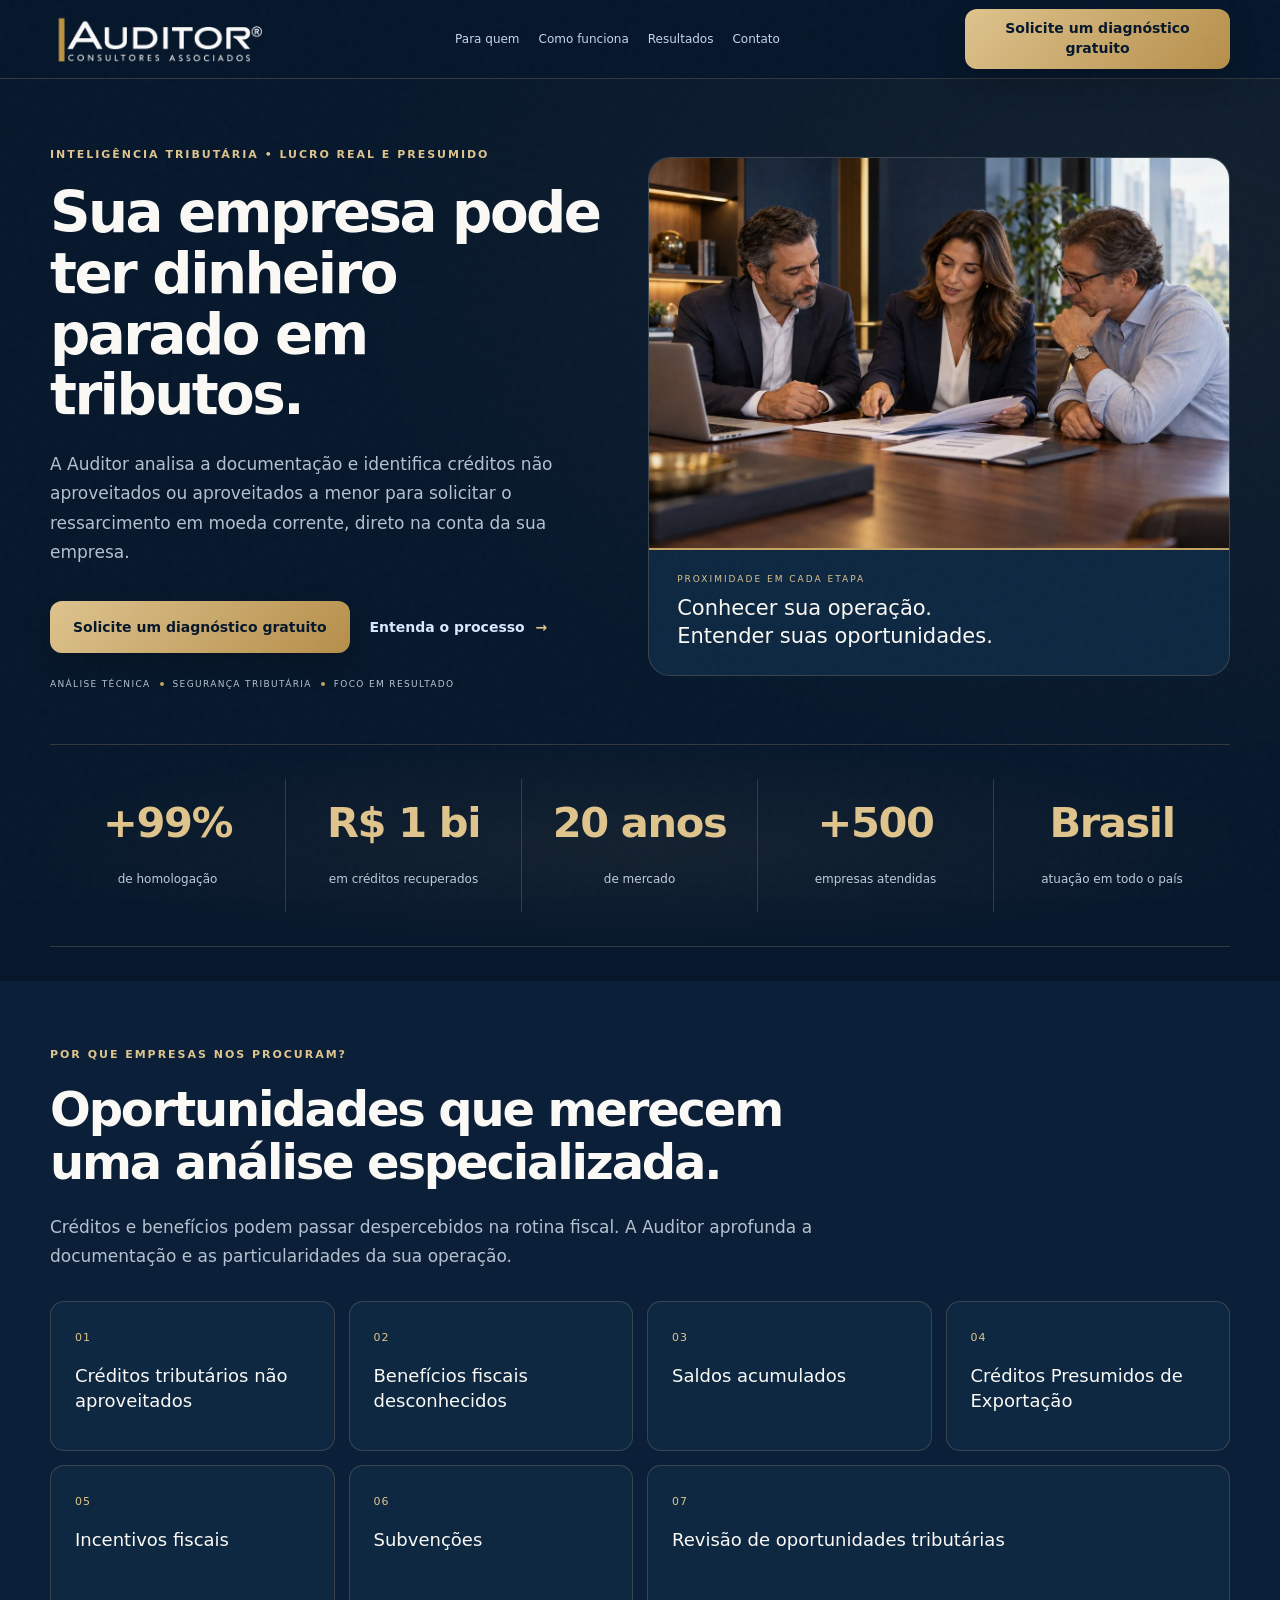
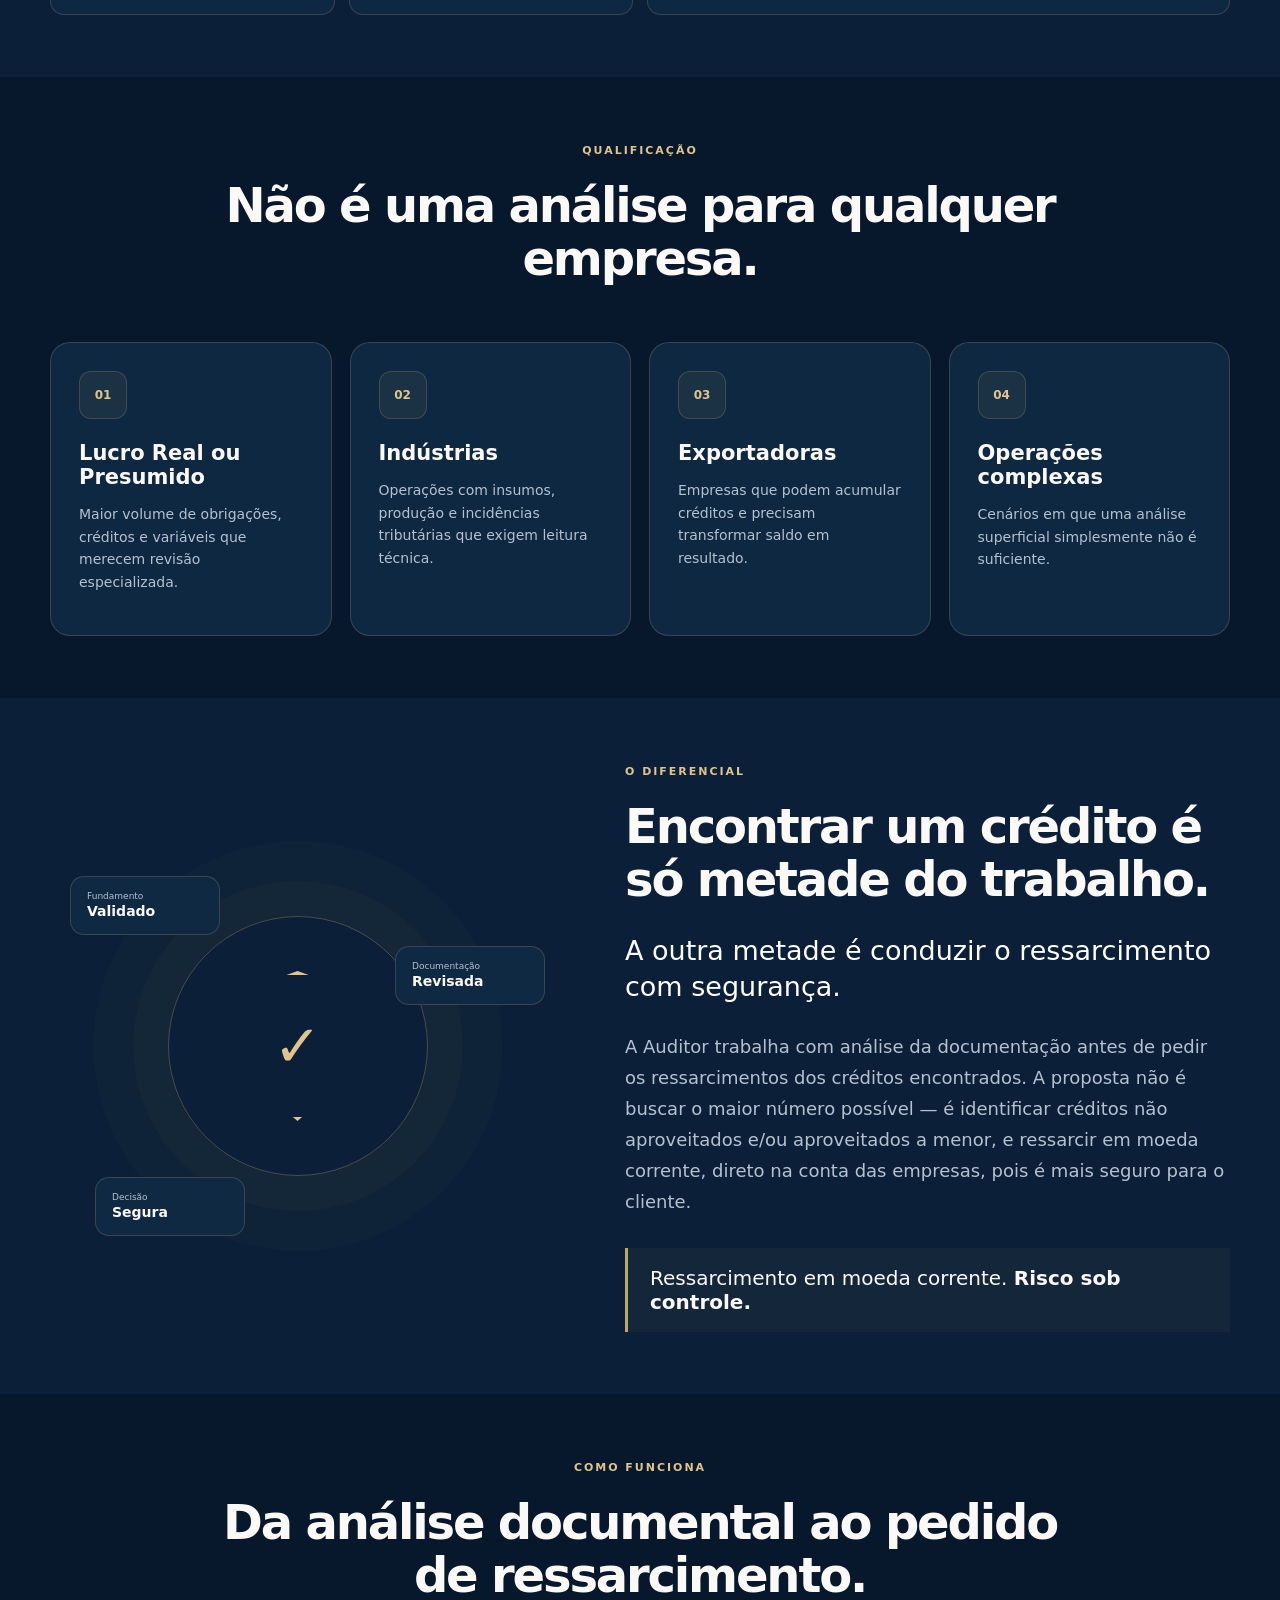
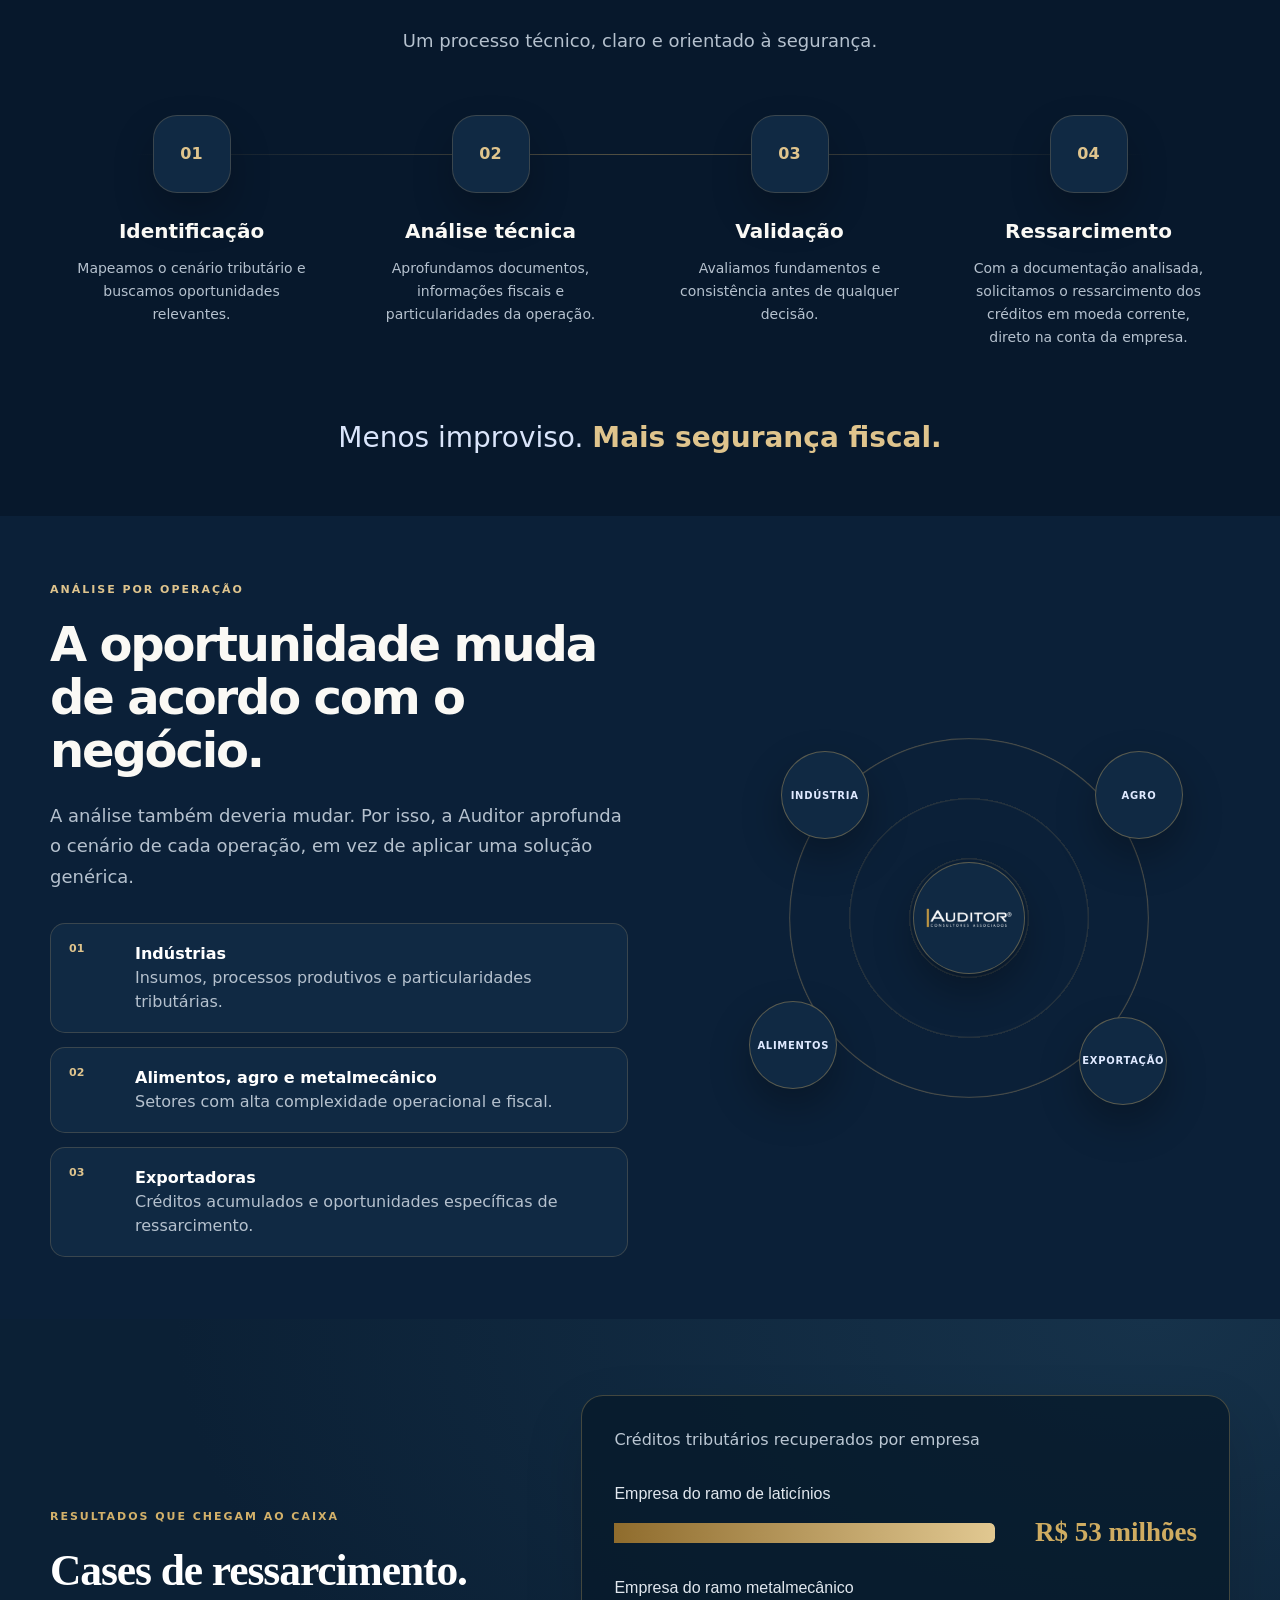
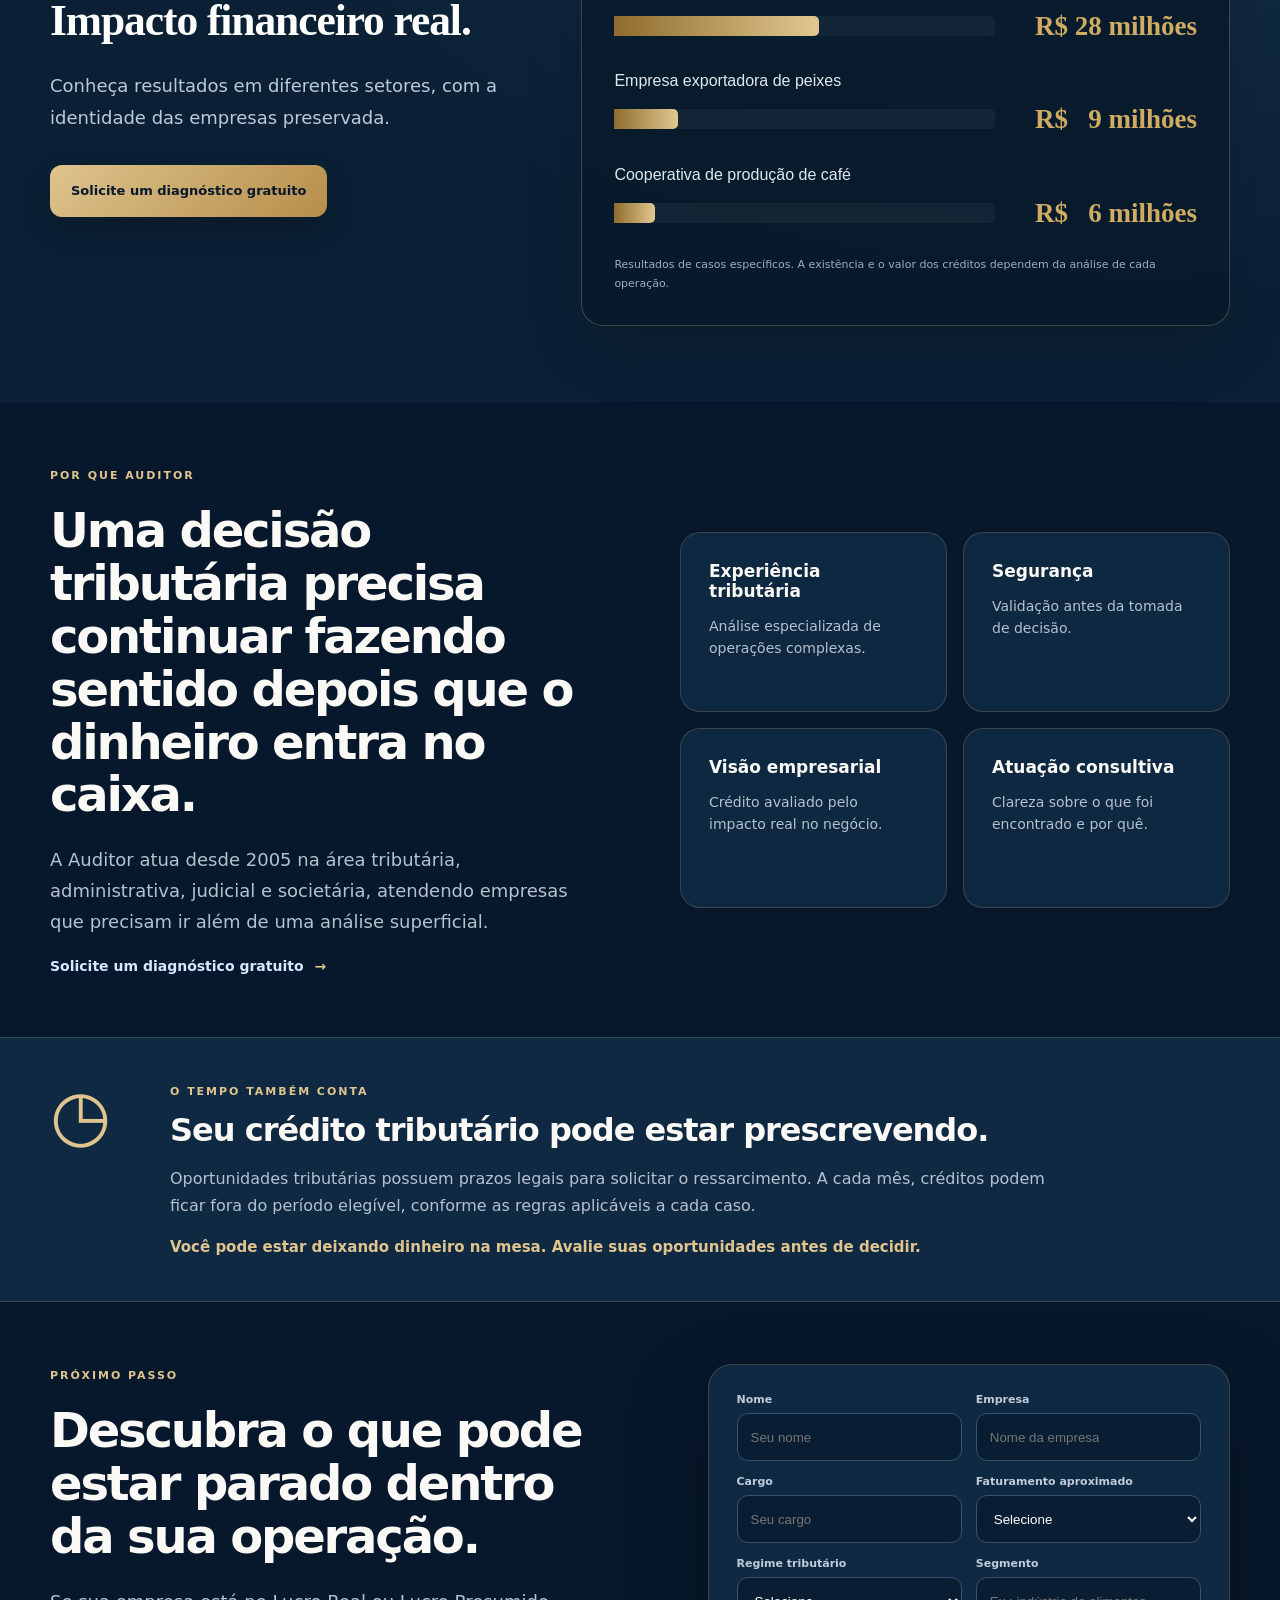
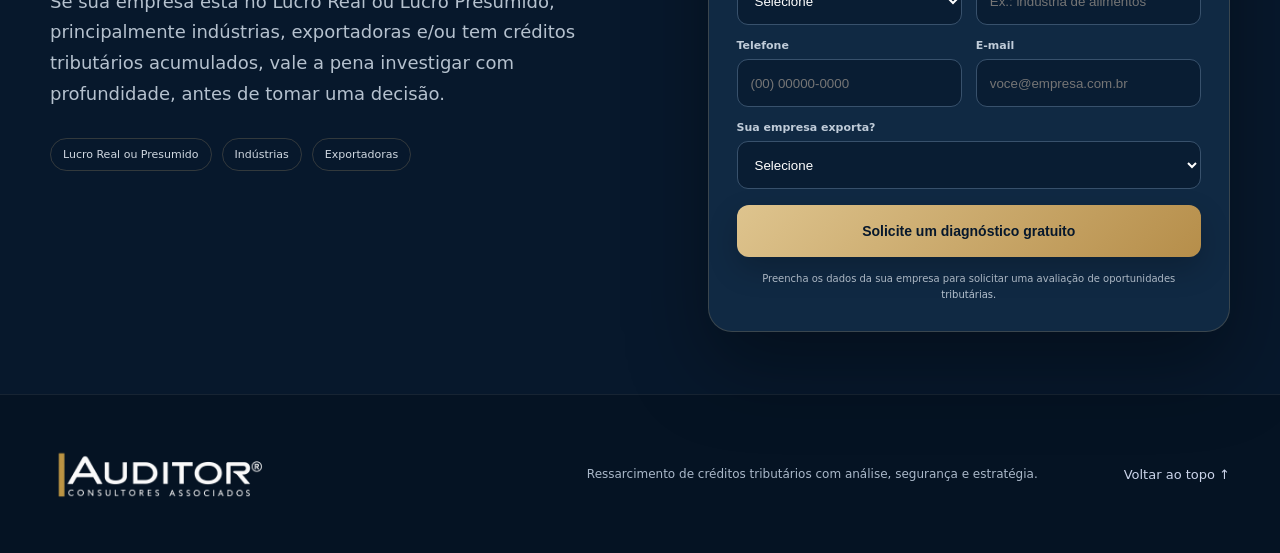
<file: index.html>
<!doctype html>
<html lang="pt-BR">
<head>
  <!-- Google Tag Manager: GTM-5BCJG4X7 -->
  <script>(function(w,d,s,l,i){w[l]=w[l]||[];w[l].push({'gtm.start':
  new Date().getTime(),event:'gtm.js'});var f=d.getElementsByTagName(s)[0],
  j=d.createElement(s),dl=l!='dataLayer'?'&l='+l:'';j.async=true;j.src=
  'https://www.googletagmanager.com/gtm.js?id='+i+dl;f.parentNode.insertBefore(j,f);
  })(window,document,'script','dataLayer','GTM-5BCJG4X7');</script>
  <!-- End Google Tag Manager -->
  <meta charset="utf-8" />
  <meta name="viewport" content="width=device-width, initial-scale=1" />
  <title>Ressarcimento de Créditos Tributários | Auditor</title>
  <meta name="description" content="Recupere créditos tributários com análise técnica e segurança. A Auditor atua desde 2005 com empresas do Lucro Real e Presumido, indústrias e exportadoras." />
  <meta name="theme-color" content="#07182c" />
  <meta property="og:type" content="website" />
  <meta property="og:locale" content="pt_BR" />
  <meta property="og:site_name" content="Auditor" />
  <meta property="og:title" content="Ressarcimento de Créditos Tributários | Auditor" />
  <meta property="og:description" content="Recupere créditos tributários com análise técnica e segurança. A Auditor atua desde 2005 com empresas do Lucro Real e Presumido, indústrias e exportadoras." />
  <meta name="twitter:card" content="summary" />
  <!-- Adicionar canonical, og:url, og:image e sitemap quando houver URL pública definitiva. -->
  <link rel="preload" href="images/reuniao-analise-tributaria.webp" as="image" type="image/webp" fetchpriority="high" />
  <link rel="stylesheet" href="css/styles.css" />
  <script src="js/main.js" defer></script>
  <script type="application/ld+json">{"@context":"https://schema.org","@type":"Service","name":"Análise e ressarcimento de créditos tributários","description":"Análise documental, identificação e solicitação de ressarcimento de créditos tributários para empresas.","areaServed":{"@type":"Country","name":"Brasil"},"provider":{"@type":"Organization","name":"Auditor Consultores Associados","foundingDate":"2005"}}</script>
</head>
<body>
  <!-- Google Tag Manager (noscript) -->
  <noscript><iframe src="https://www.googletagmanager.com/ns.html?id=GTM-5BCJG4X7"
  height="0" width="0" style="display:none;visibility:hidden" title="Google Tag Manager"></iframe></noscript>
  <!-- End Google Tag Manager (noscript) -->
  <a class="skip-link" href="#top">Ir para o conteúdo</a>
  <div class="grain" aria-hidden="true"></div>
  <header class="nav-wrap">
    <nav class="nav container">
      <a class="brand" href="#top" aria-label="Auditor - início">
        <img class="auditor-logo-image" src="images/auditor-logo.webp" decoding="async" alt="Auditor Consultores Associados" width="960" height="320">
      </a>
      <button class="nav-toggle" type="button" aria-controls="nav-links" aria-expanded="false" aria-label="Abrir menu"><span></span><span></span><span></span></button>
      <div class="nav-links" id="nav-links" data-open="false">
        <a href="#para-quem">Para quem</a>
        <a href="#metodo">Como funciona</a>
        <a href="#cases">Resultados</a>
        <a href="#contato">Contato</a>
      </div>
      <a class="btn btn-sm" href="#contato">Solicite um diagnóstico gratuito</a>
    </nav>
  </header>

  <main id="top" tabindex="-1">
    <section class="hero section-space">
      <div class="orb orb-a"></div>
      <div class="orb orb-b"></div>
      <div class="container hero-grid">
        <div class="hero-copy reveal">
          <span class="eyebrow">INTELIGÊNCIA TRIBUTÁRIA • LUCRO REAL E PRESUMIDO</span>
          <h1>Sua empresa pode ter dinheiro parado em tributos.</h1>
          <p class="hero-lead">A Auditor analisa a documentação e identifica créditos não aproveitados ou aproveitados a menor para solicitar o ressarcimento em moeda corrente, direto na conta da sua empresa.</p>
          <div class="hero-actions">
            <a class="btn" href="#contato">Solicite um diagnóstico gratuito</a>
            <a class="text-link" href="#metodo">Entenda o processo <span>→</span></a>
          </div>
          <div class="micro-proof">
            <span>ANÁLISE TÉCNICA</span><i></i><span>SEGURANÇA TRIBUTÁRIA</span><i></i><span>FOCO EM RESULTADO</span>
          </div>
        </div>

        <figure class="hero-visual people-visual reveal delay-1">
          <img src="images/reuniao-analise-tributaria.webp" alt="Cena ilustrativa de uma reunião de análise tributária entre profissionais e empresários" width="1280" height="853" fetchpriority="high" loading="eager" decoding="async">
          <figcaption><span>PROXIMIDADE EM CADA ETAPA</span><strong>Conhecer sua operação.<br>Entender suas oportunidades.</strong></figcaption>
        </figure>
      </div>
      <div class="container proof-strip" aria-label="Resultados e experiência da Auditor">
        <div><strong aria-label="+99%" data-count="99" data-prefix="+" data-suffix="%">+99%</strong><span>de homologação</span></div>
        <div><strong aria-label="R$ 1 bi" data-count="1" data-prefix="R$ " data-suffix=" bi">R$ 1 bi</strong><span>em créditos recuperados</span></div>
        <div><strong aria-label="20 anos" data-count="20" data-prefix="" data-suffix=" anos">20 anos</strong><span>de mercado</span></div>
        <div><strong aria-label="+500" data-count="500" data-prefix="+" data-suffix="">+500</strong><span>empresas atendidas</span></div>
        <div><strong>Brasil</strong><span>atuação em todo o país</span></div>
      </div>
    </section>

    <section class="section dark-subtle" id="dor">
      <div class="container">
        <div class="reason-head reveal"><span class="eyebrow">POR QUE EMPRESAS NOS PROCURAM?</span><h2>Oportunidades que merecem uma análise especializada.</h2><p>Créditos e benefícios podem passar despercebidos na rotina fiscal. A Auditor aprofunda a documentação e as particularidades da sua operação.</p></div>
        <div class="reasons-grid">
<article class="reason-card reveal"><span>01</span><h3>Créditos tributários não aproveitados</h3></article><article class="reason-card reveal"><span>02</span><h3>Benefícios fiscais desconhecidos</h3></article><article class="reason-card reveal"><span>03</span><h3>Saldos acumulados</h3></article><article class="reason-card reveal"><span>04</span><h3>Créditos Presumidos de Exportação</h3></article><article class="reason-card reveal"><span>05</span><h3>Incentivos fiscais</h3></article><article class="reason-card reveal"><span>06</span><h3>Subvenções</h3></article><article class="reason-card reveal"><span>07</span><h3>Revisão de oportunidades tributárias</h3></article>
        </div>
      </div>
    </section>
    <section class="section" id="para-quem">
      <div class="container">
        <div class="centered-head reveal">
          <span class="eyebrow">QUALIFICAÇÃO</span>
          <h2>Não é uma análise para qualquer empresa.</h2>
          
        </div>
        <div class="audience-grid">
          <article class="aud-card reveal"><div class="icon-wrap">01</div><h3>Lucro Real ou Presumido</h3><p>Maior volume de obrigações, créditos e variáveis que merecem revisão especializada.</p></article>
          <article class="aud-card reveal delay-1"><div class="icon-wrap">02</div><h3>Indústrias</h3><p>Operações com insumos, produção e incidências tributárias que exigem leitura técnica.</p></article>
          <article class="aud-card reveal delay-2"><div class="icon-wrap">03</div><h3>Exportadoras</h3><p>Empresas que podem acumular créditos e precisam transformar saldo em resultado.</p></article>
          <article class="aud-card reveal delay-3"><div class="icon-wrap">04</div><h3>Operações complexas</h3><p>Cenários em que uma análise superficial simplesmente não é suficiente.</p></article>
        </div>
      </div>
    </section>

    <section class="section dark-subtle" id="diferencial">
      <div class="container risk-grid">
        <div class="risk-visual reveal" aria-hidden="true">
          <div class="shield-ring"><div class="shield">✓</div></div>
          <div class="risk-card rc1"><small>Fundamento</small><strong>Validado</strong></div>
          <div class="risk-card rc2"><small>Documentação</small><strong>Revisada</strong></div>
          <div class="risk-card rc3"><small>Decisão</small><strong>Segura</strong></div>
        </div>
        <div class="section-copy reveal delay-1">
          <span class="eyebrow">O DIFERENCIAL</span>
          <h2>Encontrar um crédito é só metade do trabalho.</h2>
          <p class="big-quote">A outra metade é conduzir o ressarcimento com segurança.</p>
          <p>A Auditor trabalha com análise da documentação antes de pedir os ressarcimentos dos créditos encontrados. A proposta não é buscar o maior número possível — é identificar créditos não aproveitados e/ou aproveitados a menor, e ressarcir em moeda corrente, direto na conta das empresas, pois é mais seguro para o cliente.</p>
          <div class="statement">Ressarcimento em moeda corrente. <strong>Risco sob controle.</strong></div>
        </div>
      </div>
    </section>

    <section class="section" id="metodo">
      <div class="container">
        <div class="centered-head reveal"><span class="eyebrow">COMO FUNCIONA</span><h2>Da análise documental ao pedido de ressarcimento.</h2><p>Um processo técnico, claro e orientado à segurança.</p></div>
        <div class="process-line">
          <article class="step reveal"><span>01</span><h3>Identificação</h3><p>Mapeamos o cenário tributário e buscamos oportunidades relevantes.</p></article>
          <article class="step reveal delay-1"><span>02</span><h3>Análise técnica</h3><p>Aprofundamos documentos, informações fiscais e particularidades da operação.</p></article>
          <article class="step reveal delay-2"><span>03</span><h3>Validação</h3><p>Avaliamos fundamentos e consistência antes de qualquer decisão.</p></article>
          <article class="step reveal delay-3"><span>04</span><h3>Ressarcimento</h3><p>Com a documentação analisada, solicitamos o ressarcimento dos créditos em moeda corrente, direto na conta da empresa.</p></article>
        </div>
        <div class="method-tagline reveal">Menos improviso. <strong>Mais segurança fiscal.</strong></div>
      </div>
    </section>

    <section class="section dark-subtle" id="segmentos">
      <div class="container split reverse-mobile">
        <div class="section-copy reveal">
          <span class="eyebrow">ANÁLISE POR OPERAÇÃO</span>
          <h2>A oportunidade muda de acordo com o negócio.</h2>
          <p>A análise também deveria mudar. Por isso, a Auditor aprofunda o cenário de cada operação, em vez de aplicar uma solução genérica.</p>
          <div class="sector-list">
            <div><span>01</span><p><strong>Indústrias</strong><br>Insumos, processos produtivos e particularidades tributárias.</p></div>
            <div><span>02</span><p><strong>Alimentos, agro e metalmecânico</strong><br>Setores com alta complexidade operacional e fiscal.</p></div>
            <div><span>03</span><p><strong>Exportadoras</strong><br>Créditos acumulados e oportunidades específicas de ressarcimento.</p></div>
          </div>
        </div>
        <div class="sector-visual reveal delay-1">
          <div class="radar"></div>
          <div class="sector-node n1">INDÚSTRIA</div>
          <div class="sector-node n2">AGRO</div>
          <div class="sector-node n3">EXPORTAÇÃO</div>
          <div class="sector-node n4">ALIMENTOS</div>
          <div class="sector-center"><img class="auditor-logo-image" src="images/auditor-logo.webp" loading="lazy" decoding="async" alt="Auditor Consultores Associados" width="960" height="320"></div>
        </div>
      </div>
    </section>

    <section class="section cases-section" id="cases"><div class="container result-layout"><div class="result-copy"><span class="eyebrow">RESULTADOS QUE CHEGAM AO CAIXA</span><h2>Cases de ressarcimento.<br>Impacto financeiro real.</h2><p>Conheça resultados em diferentes setores, com a identidade das empresas preservada.</p><a class="btn" href="#contato">Solicite um diagnóstico gratuito</a></div><div class="result-panel"><p class="result-caption">Créditos tributários recuperados por empresa</p><article class="result-row"><h3>Empresa do ramo de laticínios</h3><div class="result-line"><div class="result-track" aria-hidden="true"><span style="--fill:100.0000%"></span></div><div class="result-number" aria-label="R$ 65 milhões recuperados"><span aria-hidden="true">R$ <b data-result="65">65</b> milhões</span></div></div></article><article class="result-row"><h3>Empresa do ramo metalmecânico</h3><div class="result-line"><div class="result-track" aria-hidden="true"><span style="--fill:53.8462%"></span></div><div class="result-number" aria-label="R$ 35 milhões recuperados"><span aria-hidden="true">R$ <b data-result="35">35</b> milhões</span></div></div></article><article class="result-row"><h3>Empresa exportadora de peixes</h3><div class="result-line"><div class="result-track" aria-hidden="true"><span style="--fill:16.9231%"></span></div><div class="result-number" aria-label="R$ 11 milhões recuperados"><span aria-hidden="true">R$ <b data-result="11">11</b> milhões</span></div></div></article><article class="result-row"><h3>Cooperativa de produção de café</h3><div class="result-line"><div class="result-track" aria-hidden="true"><span style="--fill:10.7692%"></span></div><div class="result-number" aria-label="R$ 7 milhões recuperados"><span aria-hidden="true">R$ <b data-result="7">7</b> milhões</span></div></div></article><p class="result-note">Resultados de casos específicos. A existência e o valor dos créditos dependem da análise de cada operação.</p></div></div></section>
    <section class="section" id="autoridade">
      <div class="container authority-grid">
        <div class="section-copy reveal">
          <span class="eyebrow">POR QUE AUDITOR</span>
          <h2>Uma decisão tributária precisa continuar fazendo sentido depois que o dinheiro entra no caixa.</h2>
          <p>A Auditor atua desde 2005 na área tributária, administrativa, judicial e societária, atendendo empresas que precisam ir além de uma análise superficial.</p>
          <a class="text-link" href="#contato">Solicite um diagnóstico gratuito <span>→</span></a>
        </div>
        <div class="authority-cards">
          <article class="mini-card reveal"><strong>Experiência tributária</strong><p>Análise especializada de operações complexas.</p></article>
          <article class="mini-card reveal delay-1"><strong>Segurança</strong><p>Validação antes da tomada de decisão.</p></article>
          <article class="mini-card reveal delay-2"><strong>Visão empresarial</strong><p>Crédito avaliado pelo impacto real no negócio.</p></article>
          <article class="mini-card reveal delay-3"><strong>Atuação consultiva</strong><p>Clareza sobre o que foi encontrado e por quê.</p></article>
        </div>
      </div>
    </section>

    <section class="urgency-section"><div class="container urgency-inner"><div class="urgency-icon" aria-hidden="true">◷</div><div><span class="eyebrow">O TEMPO TAMBÉM CONTA</span><h2>Seu crédito tributário pode estar prescrevendo.</h2><p>Oportunidades tributárias possuem prazos legais para solicitar o ressarcimento. A cada mês, créditos podem ficar fora do período elegível, conforme as regras aplicáveis a cada caso.</p><strong>Você pode estar deixando dinheiro na mesa. Avalie suas oportunidades antes de decidir.</strong></div></div></section>
    <section class="section contact-section" id="contato">
      <div class="container contact-grid">
        <div class="contact-copy reveal">
          <span class="eyebrow">PRÓXIMO PASSO</span>
          <h2>Descubra o que pode estar parado dentro da sua operação.</h2>
          <p>Se sua empresa está no Lucro Real ou Lucro Presumido, principalmente indústrias, exportadoras e/ou tem créditos tributários acumulados, vale a pena investigar com profundidade, antes de tomar uma decisão.</p>
          <div class="contact-pills"><span>Lucro Real ou Presumido</span><span>Indústrias</span><span>Exportadoras</span></div>
        </div>
        <form class="lead-form reveal delay-1" id="leadForm">
          <div class="form-grid">
            <label>Nome<input name="nome" autocomplete="name" required placeholder="Seu nome"></label>
            <label>Empresa<input name="empresa" required placeholder="Nome da empresa"></label>
            <label>Cargo<input name="cargo" placeholder="Seu cargo"></label>
            <label>Faturamento aproximado<select name="faturamento"><option value="">Selecione</option><option>Até R$ 10 mi/ano</option><option>R$ 10 mi a R$ 50 mi/ano</option><option>R$ 50 mi a R$ 100 mi/ano</option><option>Acima de R$ 100 mi/ano</option></select></label>
            <label>Regime tributário<select name="regime"><option value="">Selecione</option><option>Lucro Real</option><option>Lucro Presumido</option><option>Outro</option></select></label>
            <label>Segmento<input name="segmento" placeholder="Ex.: indústria de alimentos"></label>
            <label>Telefone<input name="telefone" type="tel" inputmode="numeric" autocomplete="tel" maxlength="15" minlength="14" required placeholder="(00) 00000-0000" title="Informe um telefone com DDD (10 ou 11 dígitos)"></label>
            <label>E-mail<input type="email" name="email" autocomplete="email" maxlength="254" required placeholder="voce@empresa.com.br"></label>
            <label class="full">Sua empresa exporta?<select name="exporta"><option value="">Selecione</option><option>Sim</option><option>Não</option></select></label>
          </div>
          <button class="btn full-btn" type="submit">Solicite um diagnóstico gratuito</button>
          <p class="form-note">Preencha os dados da sua empresa para solicitar uma avaliação de oportunidades tributárias.</p>
          <div class="success" id="successMsg" role="status" aria-live="polite">Não foi possível enviar sua solicitação. Tente novamente em instantes.</div>
        </form>
      </div>
    </section>
  </main>

  <footer class="footer">
    <div class="container footer-grid">
      <div class="brand footer-brand"><img class="auditor-logo-image" src="images/auditor-logo.webp" loading="lazy" decoding="async" alt="Auditor Consultores Associados" width="960" height="320"></div>
      <p>Ressarcimento de créditos tributários com análise, segurança e estratégia.</p>
      <a href="#top">Voltar ao topo ↑</a>
    </div>
  </footer>

  

</body>
</html>
</file>
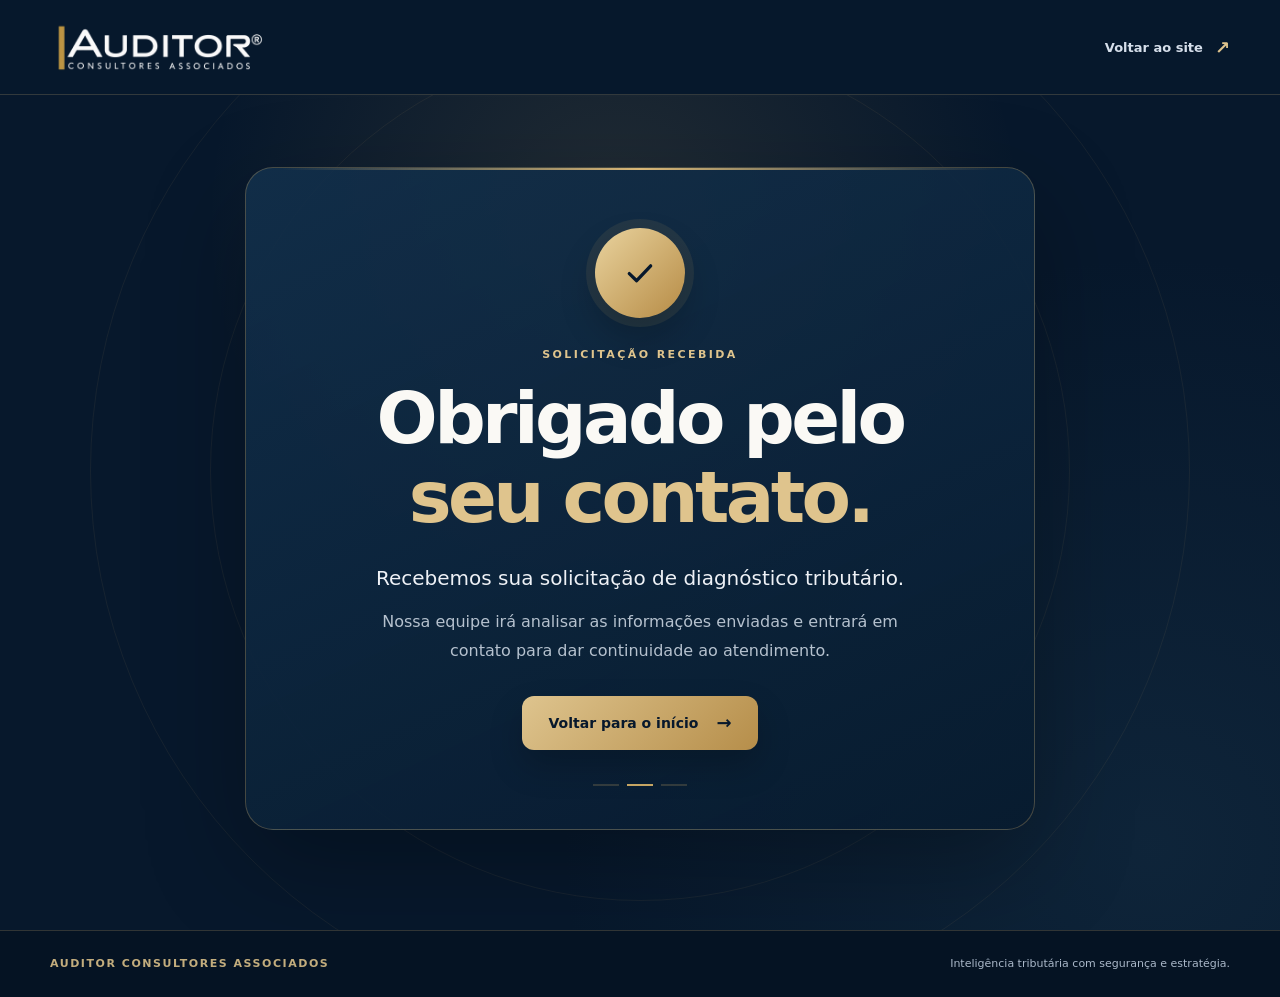
<file: obrigado/index.html>
<!doctype html>
<html lang="pt-BR">
<head>
  <!-- Google Tag Manager: GTM-5BCJG4X7 -->
  <script>(function(w,d,s,l,i){w[l]=w[l]||[];w[l].push({'gtm.start':new Date().getTime(),event:'gtm.js'});var f=d.getElementsByTagName(s)[0],j=d.createElement(s),dl=l!='dataLayer'?'&l='+l:'';j.async=true;j.src='https://www.googletagmanager.com/gtm.js?id='+i+dl;f.parentNode.insertBefore(j,f);})(window,document,'script','dataLayer','GTM-5BCJG4X7');</script>
  <!-- End Google Tag Manager -->
  <meta charset="utf-8" />
  <meta name="viewport" content="width=device-width, initial-scale=1" />
  <meta name="robots" content="noindex, follow" />
  <meta name="theme-color" content="#07182c" />
  <title>Obrigado pelo contato | Auditor Consultores Associados</title>
  <meta name="description" content="Obrigado por solicitar um diagnóstico tributário à Auditor Consultores Associados." />
  <link rel="stylesheet" href="../css/obrigado.css" />
</head>
<body>
  <!-- Google Tag Manager (noscript) -->
  <noscript><iframe src="https://www.googletagmanager.com/ns.html?id=GTM-5BCJG4X7" height="0" width="0" style="display:none;visibility:hidden" title="Google Tag Manager"></iframe></noscript>
  <!-- End Google Tag Manager (noscript) -->
  <a class="skip-link" href="#conteudo">Ir para o conteúdo</a>
  <header class="header">
    <div class="container header-inner">
      <a href="../index.html" aria-label="Auditor Consultores Associados — início" class="logo-link"><img src="../images/auditor-logo.webp" alt="Auditor Consultores Associados" width="960" height="320" decoding="async" /></a>
      <a class="header-back" href="../index.html">Voltar ao site <span aria-hidden="true">↗</span></a>
    </div>
  </header>
  <main id="conteudo" class="success-area" tabindex="-1">
    <div class="halo halo-one" aria-hidden="true"></div><div class="halo halo-two" aria-hidden="true"></div>
    <div class="container">
      <div class="success-card">
        <span class="status-icon" aria-hidden="true"><svg viewBox="0 0 32 32" width="38" height="38" fill="none" xmlns="http://www.w3.org/2000/svg"><path d="M7 16.5L13.2 22.5L25 10" stroke="currentColor" stroke-width="2.8" stroke-linecap="round" stroke-linejoin="round"/></svg></span>
        <span class="eyebrow">SOLICITAÇÃO RECEBIDA</span>
        <h1>Obrigado pelo<br /><em>seu contato.</em></h1>
        <p class="intro">Recebemos sua solicitação de diagnóstico tributário.</p>
        <p class="details">Nossa equipe irá analisar as informações enviadas e entrará em contato para dar continuidade ao atendimento.</p>
        <a class="primary-button" href="../index.html">Voltar para o início <span aria-hidden="true">→</span></a>
        <div class="card-bottom" aria-hidden="true"><span></span><span></span><span></span></div>
      </div>
    </div>
  </main>
  <footer class="footer"><div class="container footer-inner"><span>AUDITOR CONSULTORES ASSOCIADOS</span><span>Inteligência tributária com segurança e estratégia.</span></div></footer>
</body>
</html>
</file>
<file: css/styles.css>
:root{
  --bg:#08142f;
  --bg2:#0b1838;
  --card:#101f45;
  --ink:#f7f9ff;
  --muted:#9aa9c8;
  --blue:#1f62ff;
  --cyan:#44d8ff;
  --violet:#8f5cff;
  --line:rgba(255,255,255,.10);
}
*{box-sizing:border-box}html{scroll-behavior:smooth}body{margin:0;background:var(--bg);color:var(--ink);font-family:Inter,system-ui,-apple-system,Segoe UI,Roboto,sans-serif;overflow-x:hidden}.grain{position:fixed;inset:0;pointer-events:none;opacity:.025;background-image:url("data:image/svg+xml,%3Csvg viewBox='0 0 180 180' xmlns='http://www.w3.org/2000/svg'%3E%3Cfilter id='n'%3E%3CfeTurbulence type='fractalNoise' baseFrequency='.8' numOctaves='2' stitchTiles='stitch'/%3E%3C/filter%3E%3Crect width='100%25' height='100%25' filter='url(%23n)' opacity='.8'/%3E%3C/svg%3E");z-index:999}.container{width:min(1180px,calc(100% - 48px));margin:auto}.nav-wrap{position:sticky;top:0;z-index:100;background:rgba(8,20,47,.72);backdrop-filter:blur(16px);border-bottom:1px solid rgba(255,255,255,.06)}.nav{height:78px;display:flex;align-items:center;justify-content:space-between;gap:28px}.brand{display:flex;align-items:center;gap:12px;color:#fff;text-decoration:none}.brand-line{width:4px;height:42px;background:var(--blue);display:block;border-radius:4px}.brand strong{display:block;font-size:23px;letter-spacing:.16em;font-weight:600}.brand small{display:block;font-size:9px;letter-spacing:.25em;margin-top:3px;color:#cfd6e8}.nav-links{display:flex;gap:28px}.nav-links a,.footer a{color:#cbd4ea;text-decoration:none;font-size:13px}.nav-links a:hover,.footer a:hover{color:#fff}.btn{display:inline-flex;align-items:center;justify-content:center;min-height:52px;padding:0 22px;border-radius:12px;background:linear-gradient(135deg,var(--blue),#4d7cff);color:#fff;text-decoration:none;font-weight:700;border:0;cursor:pointer;box-shadow:0 16px 40px rgba(31,98,255,.25);transition:.25s transform,.25s box-shadow}.btn:hover{transform:translateY(-2px);box-shadow:0 20px 50px rgba(31,98,255,.34)}.btn-sm{min-height:40px;padding:0 16px;font-size:12px}.section-space{padding:86px 0 38px}.section{padding:72px 0;position:relative}.dark-subtle{background:linear-gradient(180deg,#09152f,#0b1938 45%,#09152f)}.hero{position:relative;overflow:hidden;min-height:860px;background:radial-gradient(circle at 85% 15%,rgba(143,92,255,.18),transparent 33%),radial-gradient(circle at 72% 24%,rgba(68,216,255,.13),transparent 24%),var(--bg)}.orb{position:absolute;border-radius:40px;filter:blur(.2px);opacity:.9;transform:rotate(-28deg)}.orb-a{width:420px;height:120px;background:linear-gradient(90deg,var(--violet),var(--cyan));right:-110px;top:115px}.orb-b{width:260px;height:110px;background:linear-gradient(90deg,var(--cyan),var(--violet));left:-120px;bottom:330px}.hero-grid,.split,.risk-grid,.authority-grid,.contact-grid{display:grid;grid-template-columns:1.05fr .95fr;gap:80px;align-items:center}.hero-copy{position:relative;z-index:2}.eyebrow{display:inline-block;font-size:11px;letter-spacing:.18em;font-weight:800;color:#66c7ff;margin-bottom:22px}.hero h1,.section h2{font-size:clamp(44px,6vw,78px);line-height:1.02;letter-spacing:-.045em;margin:0 0 24px}.section h2{font-size:clamp(36px,4.7vw,62px)}.hero-lead,.section-copy>p,.centered-head p,.contact-copy p{font-size:18px;line-height:1.72;color:var(--muted);max-width:720px}.hero-actions{display:flex;align-items:center;gap:26px;margin-top:34px;flex-wrap:wrap}.text-link{color:#dbe6ff;text-decoration:none;font-weight:700;font-size:14px}.text-link span{color:#58cfff;margin-left:6px}.micro-proof{display:flex;align-items:center;gap:12px;flex-wrap:wrap;margin-top:40px;color:#7f90b5;font-size:10px;letter-spacing:.15em}.micro-proof i{width:4px;height:4px;border-radius:50%;background:var(--blue)}.hero-visual{position:relative;height:560px}.panel{position:absolute;border-radius:42px;background:linear-gradient(135deg,rgba(143,92,255,.85),rgba(68,216,255,.75));filter:saturate(1.1)}.panel-back{width:480px;height:200px;right:-30px;top:50px;transform:rotate(-31deg);box-shadow:0 30px 90px rgba(63,89,255,.2)}.phone-card{position:absolute;width:370px;height:230px;padding:26px;border-radius:28px;background:linear-gradient(160deg,rgba(24,45,88,.98),rgba(9,18,44,.98));border:1px solid rgba(255,255,255,.16);box-shadow:0 35px 80px rgba(0,0,0,.45);backdrop-filter:blur(20px)}.phone-card-top{right:0;top:85px;transform:rotate(12deg)}.phone-card-bottom{right:150px;top:300px;transform:rotate(-12deg);height:185px}.phone-notch{position:absolute;top:8px;left:50%;transform:translateX(-50%);width:90px;height:6px;border-radius:6px;background:#22365f}.screen-head{display:flex;justify-content:space-between;font-size:10px;color:#7edfff}.dot{width:8px;height:8px;background:#7edfff;border-radius:50%;box-shadow:0 0 18px #7edfff}.screen-title{margin-top:30px;color:#91a0c3;font-size:12px}.screen-value{font-size:30px;font-weight:800;margin-top:8px}.mini-chart{height:70px;margin-top:15px;color:#8f5cff}.screen-bars{display:flex;gap:8px;margin-top:8px}.screen-bars span{display:block;height:5px;border-radius:4px;background:#21355f}.screen-bars span:nth-child(1){width:14%}.screen-bars span:nth-child(2){width:26%}.screen-bars span:nth-child(3){width:20%}.screen-bars span:nth-child(4){width:18%}.screen-bars span:nth-child(5){width:12%}.metric-label{font-size:12px;color:#9aadd1}.status-pill{display:inline-block;margin-top:12px;padding:8px 12px;border-radius:999px;background:rgba(68,216,255,.12);border:1px solid rgba(68,216,255,.4);font-size:10px;color:#75e6ff;font-weight:800;letter-spacing:.12em}.metric-grid{display:grid;grid-template-columns:1fr 1fr;gap:12px;margin-top:22px}.metric-grid div{padding:12px;border:1px solid var(--line);border-radius:12px}.metric-grid small{display:block;color:#8ea0c6;font-size:9px}.metric-grid strong{display:block;margin-top:4px;font-size:14px}.float-tag{position:absolute;padding:10px 14px;border-radius:10px;background:rgba(11,29,69,.78);border:1px solid rgba(255,255,255,.12);font-size:11px;color:#d9e5ff;box-shadow:0 12px 30px rgba(0,0,0,.25)}.tag-1{right:16px;top:24px}.tag-2{right:0;bottom:55px}.tag-3{left:44px;top:225px}.logo-strip{display:grid;grid-template-columns:repeat(4,1fr);gap:20px;padding-top:55px;color:#65779f;font-size:10px;letter-spacing:.13em;font-weight:800}.logo-strip span{text-align:center;padding:18px;border-top:1px solid rgba(255,255,255,.08)}.section-copy h2{max-width:820px}.check-list{list-style:none;padding:0;margin:30px 0 0;display:grid;gap:14px}.check-list li{padding-left:30px;position:relative;color:#dbe5fb}.check-list li:before{content:"✓";position:absolute;left:0;color:#5bd8ff}.data-stage{height:480px;position:relative}.iso-grid{position:absolute;inset:40px 10px 30px;background-image:linear-gradient(rgba(83,124,207,.16) 1px,transparent 1px),linear-gradient(90deg,rgba(83,124,207,.16) 1px,transparent 1px);background-size:42px 42px;transform:perspective(700px) rotateX(58deg) rotateZ(-30deg);mask-image:linear-gradient(to bottom,#000 10%,transparent 90%)}.cube{position:absolute;width:110px;height:110px;background:linear-gradient(145deg,#244fa2,#163574);border:1px solid rgba(121,184,255,.32);clip-path:polygon(50% 0,100% 25%,100% 75%,50% 100%,0 75%,0 25%);display:grid;place-content:center;text-align:center;box-shadow:0 30px 60px rgba(0,0,0,.25)}.cube b{font-size:11px;color:#b7c7e8}.cube span{font-size:18px;color:#6be1ff;font-weight:800;margin-top:4px}.c1{left:15%;top:160px}.c2{left:43%;top:110px;background:linear-gradient(145deg,#7d55d5,#4a2da1)}.c3{left:62%;top:225px;background:linear-gradient(145deg,#2b7ba1,#15556f)}.axis-label{position:absolute;bottom:22px;right:30px;font-size:10px;letter-spacing:.12em;color:#7388b0}.centered-head{text-align:center;max-width:860px;margin:0 auto 58px}.centered-head p{margin:0 auto}.audience-grid{display:grid;grid-template-columns:repeat(4,1fr);gap:18px}.aud-card,.mini-card{padding:28px;border:1px solid var(--line);background:linear-gradient(180deg,rgba(20,37,76,.74),rgba(12,27,59,.74));border-radius:20px;min-height:250px;transition:.25s transform,.25s border-color}.aud-card:hover,.mini-card:hover{transform:translateY(-6px);border-color:rgba(68,216,255,.35)}.icon-wrap{width:48px;height:48px;border-radius:12px;display:grid;place-items:center;background:linear-gradient(145deg,rgba(31,98,255,.22),rgba(143,92,255,.18));border:1px solid rgba(98,152,255,.25);color:#71dfff;font-weight:800;font-size:12px}.aud-card h3{font-size:22px;margin:22px 0 12px}.aud-card p,.mini-card p{color:#94a6c9;line-height:1.6;font-size:14px}.risk-grid{grid-template-columns:.9fr 1.1fr}.risk-visual{height:500px;position:relative}.shield-ring{position:absolute;left:50%;top:50%;transform:translate(-50%,-50%);width:260px;height:260px;border-radius:50%;border:1px solid rgba(68,216,255,.22);display:grid;place-items:center;box-shadow:0 0 0 35px rgba(31,98,255,.04),0 0 0 75px rgba(143,92,255,.035)}.shield{width:130px;height:150px;border:4px solid #7ee6ff;clip-path:polygon(50% 0,95% 14%,90% 70%,50% 100%,10% 70%,5% 14%);display:grid;place-items:center;font-size:58px;color:#8f5cff;text-shadow:0 0 25px rgba(143,92,255,.35)}.risk-card{position:absolute;padding:14px 16px;border-radius:14px;background:rgba(14,30,64,.86);border:1px solid var(--line);min-width:150px}.risk-card small{display:block;color:#8ca0c6;font-size:9px}.risk-card strong{font-size:14px}.rc1{left:20px;top:80px}.rc2{right:0;top:150px}.rc3{left:45px;bottom:60px}.big-quote{font-size:27px!important;color:#fff!important;line-height:1.35!important}.statement{margin-top:30px;padding:18px 22px;border-left:3px solid var(--blue);background:rgba(31,98,255,.08);font-size:20px}.process-line{display:grid;grid-template-columns:repeat(4,1fr);gap:16px;position:relative}.process-line:before{content:"";position:absolute;left:7%;right:7%;top:39px;height:1px;background:linear-gradient(90deg,transparent,rgba(69,180,255,.35),transparent)}.step{position:relative;z-index:1;padding:0 20px 28px;text-align:center}.step span{width:78px;height:78px;border-radius:24px;display:grid;place-items:center;margin:0 auto 26px;background:#0f234b;border:1px solid rgba(83,194,255,.28);color:#70dcff;font-weight:800;box-shadow:0 20px 40px rgba(0,0,0,.22)}.step h3{margin:0 0 12px;font-size:20px}.step p{color:#8fa2c6;line-height:1.65;font-size:14px}.method-tagline{text-align:center;margin-top:30px;font-size:28px;color:#dae5fb}.method-tagline strong{color:#5bd8ff}.sector-list{display:grid;gap:14px;margin-top:30px}.sector-list>div{display:grid;grid-template-columns:50px 1fr;gap:16px;align-items:start;padding:18px;border:1px solid var(--line);border-radius:15px}.sector-list span{font-size:11px;color:#5bd8ff;font-weight:800}.sector-list p{margin:0;color:#96a8c8;line-height:1.5}.sector-list strong{color:#fff}.sector-visual{height:520px;position:relative}.radar{position:absolute;left:50%;top:50%;transform:translate(-50%,-50%);width:360px;height:360px;border-radius:50%;background:repeating-radial-gradient(circle,transparent 0 58px,rgba(96,138,214,.15) 59px 60px),conic-gradient(from 90deg,rgba(31,98,255,.06),rgba(68,216,255,.12),rgba(143,92,255,.07),rgba(31,98,255,.06));border:1px solid rgba(255,255,255,.08)}.sector-center,.sector-node{position:absolute;display:grid;place-items:center;border-radius:50%;background:#0e2047;border:1px solid rgba(76,179,255,.28);color:#dfe9ff;font-size:10px;font-weight:800;letter-spacing:.07em;box-shadow:0 18px 40px rgba(0,0,0,.28)}.sector-center{width:112px;height:112px;left:50%;top:50%;transform:translate(-50%,-50%);color:#71deff}.sector-node{width:88px;height:88px}.n1{left:14%;top:18%}.n2{right:9%;top:18%}.n3{right:12%;bottom:14%}.n4{left:8%;bottom:17%}.authority-grid{grid-template-columns:1fr 1fr}.authority-cards{display:grid;grid-template-columns:1fr 1fr;gap:16px}.mini-card{min-height:180px}.mini-card strong{display:block;font-size:17px;margin-bottom:12px}.contact-section{background:radial-gradient(circle at 15% 45%,rgba(31,98,255,.18),transparent 27%),radial-gradient(circle at 88% 22%,rgba(143,92,255,.16),transparent 24%),#08142f}.contact-grid{align-items:start}.contact-pills{display:flex;gap:10px;flex-wrap:wrap;margin-top:28px}.contact-pills span{padding:9px 12px;border-radius:999px;border:1px solid var(--line);color:#9db0d3;font-size:11px}.lead-form{background:linear-gradient(180deg,rgba(18,39,82,.88),rgba(10,24,54,.95));border:1px solid rgba(255,255,255,.12);border-radius:24px;padding:28px;box-shadow:0 35px 80px rgba(0,0,0,.35)}.form-grid{display:grid;grid-template-columns:1fr 1fr;gap:14px}.lead-form label{font-size:11px;color:#9eb0d1;font-weight:700}.lead-form input,.lead-form select{width:100%;margin-top:7px;height:48px;border-radius:11px;border:1px solid rgba(255,255,255,.11);background:#0a1836;color:#fff;padding:0 13px;outline:none}.lead-form input:focus,.lead-form select:focus{border-color:rgba(74,180,255,.6);box-shadow:0 0 0 3px rgba(31,98,255,.12)}.lead-form .full{grid-column:1/-1}.full-btn{width:100%;margin-top:16px}.form-note{font-size:10px;color:#6f83aa;text-align:center;margin:14px 0 0}.success{display:none;margin-top:14px;padding:13px;border-radius:10px;background:rgba(68,216,255,.08);border:1px solid rgba(68,216,255,.25);font-size:12px;color:#9ceaff}.footer{border-top:1px solid rgba(255,255,255,.07);padding:42px 0;background:#071128}.footer-grid{display:grid;grid-template-columns:1fr 1fr auto;align-items:center;gap:24px}.footer p{color:#7f93b9;font-size:12px}.footer-brand strong{font-size:18px}.footer-brand .brand-line{height:34px}.footer-brand small{font-size:8px}.reveal{opacity:0;transform:translateY(24px);transition:opacity .7s ease,transform .7s ease}.reveal.visible{opacity:1;transform:none}.delay-1{transition-delay:.08s}.delay-2{transition-delay:.16s}.delay-3{transition-delay:.24s}
@media(max-width:980px){.nav-links{display:none}.hero-grid,.split,.risk-grid,.authority-grid,.contact-grid{grid-template-columns:1fr;gap:50px}.hero{min-height:auto}.hero-visual{height:520px;max-width:640px;width:100%;margin:auto}.logo-strip{grid-template-columns:1fr 1fr}.audience-grid{grid-template-columns:1fr 1fr}.process-line{grid-template-columns:1fr 1fr}.process-line:before{display:none}.authority-cards{grid-template-columns:1fr 1fr}.risk-grid .risk-visual{order:2}.reverse-mobile .sector-visual{order:2}}@media(max-width:640px){.container{width:min(100% - 28px,1180px)}.nav{height:68px}.nav .btn-sm{display:none}.brand strong{font-size:18px}.brand-line{height:36px}.section-space{padding:62px 0 28px}.section{padding:56px 0}.hero h1{font-size:46px}.section h2{font-size:38px}.hero-lead,.section-copy>p,.centered-head p,.contact-copy p{font-size:16px}.hero-visual{height:430px}.panel-back{width:360px;height:150px;right:-120px}.phone-card{width:300px;height:210px}.phone-card-top{right:-40px}.phone-card-bottom{right:20px;top:265px;width:280px;height:170px}.tag-1{right:-4px}.tag-3{left:-8px}.logo-strip{grid-template-columns:1fr 1fr;padding-top:35px}.audience-grid{grid-template-columns:1fr}.process-line{grid-template-columns:1fr}.step{text-align:left;display:grid;grid-template-columns:74px 1fr;column-gap:18px}.step span{grid-row:1/3;margin:0}.step h3,.step p{grid-column:2}.method-tagline{font-size:22px}.authority-cards{grid-template-columns:1fr}.form-grid{grid-template-columns:1fr}.lead-form .full{grid-column:auto}.footer-grid{grid-template-columns:1fr;text-align:left}.orb-a{right:-220px}.orb-b{left:-180px}.risk-visual,.sector-visual,.data-stage{height:420px}.radar{width:300px;height:300px}.sector-node{width:74px;height:74px;font-size:8px}.sector-center{width:96px;height:96px}.c1{left:4%}.c2{left:37%}.c3{left:59%}.statement{font-size:17px}}

  


:root{--bg:#07182c;--bg2:#0b2038;--card:#102943;--ink:#faf9f5;--muted:#b5c1ce;--blue:#c6a563;--cyan:#dfc48d;--violet:#b68b45;--line:rgba(204,175,117,.22)}
html{scroll-padding-top:100px}.nav-wrap{background:rgba(7,24,44,.95);border-color:var(--line)}.brand-line{background:linear-gradient(#e1c78e,#a9803e)}.nav-links{gap:19px}.nav-links a{font-size:12px}.nav{gap:20px}.nav .btn-sm{max-width:265px;line-height:1.4;padding:10px 15px;text-align:center}.btn{background:linear-gradient(135deg,#dec48e,#b68e4a);color:#07182c;box-shadow:0 12px 30px #0003;line-height:1.45;padding:16px 23px;font-size:14px;text-align:center}.btn:hover{box-shadow:0 18px 35px #0004}.hero{min-height:auto;background:radial-gradient(ellipse at 90% 20%,#b68e4a12,transparent 50%),#07182c}.orb{display:none}.hero-grid{grid-template-columns:1fr 1.05fr;gap:44px}.hero h1{font-size:clamp(42px,4.4vw,62px);line-height:1.08}.hero-lead{font-size:17px}.eyebrow,.text-link span,.check-list li:before,.sector-list span,.method-tagline strong{color:var(--cyan)}.hero-actions{gap:20px}.micro-proof{font-size:9px;color:#bcc6d3;gap:9px;margin-top:26px}.people-visual{position:relative;height:auto;margin:0;background:#0e2842;border-radius:22px;overflow:hidden;border:1px solid var(--line)}.people-visual img{display:block;width:100%;height:390px;object-fit:cover;object-position:center}.people-visual figcaption{position:static;padding:24px 28px;border-top:2px solid #c6a563}.people-visual figcaption span{display:block;font-size:9px;letter-spacing:2px;color:var(--cyan);margin-bottom:10px}.people-visual figcaption strong{font-size:21px;line-height:1.35;font-weight:500}.proof-strip{display:grid;grid-template-columns:repeat(5,1fr);gap:0;margin-top:55px;padding:30px 0;border-top:1px solid var(--line);border-bottom:1px solid var(--line)}.proof-strip>div{padding:0 20px;border-right:1px solid var(--line)}.proof-strip>div:first-child{padding-left:0}.proof-strip>div:last-child{border:0}.proof-strip strong{display:block;font-size:34px;color:#dfc48d;letter-spacing:-1px;white-space:nowrap}.proof-strip span{display:block;margin-top:9px;font-size:12px;color:#c0ccd9}.dark-subtle{background:#0b2038}.section{padding:62px 0}.section h2{font-size:clamp(34px,3.8vw,48px);line-height:1.1}.section-space{padding:64px 0 34px}.reason-head{max-width:770px;margin-bottom:30px}.reason-head p{color:var(--muted);font-size:17px;line-height:1.7}.reasons-grid{display:grid;grid-template-columns:repeat(4,1fr);gap:14px}.reason-card{border:1px solid var(--line);padding:24px;background:#0e2842;border-radius:14px;min-height:150px}.reason-card>span{font-size:11px;letter-spacing:1px;color:var(--cyan)}.reason-card h3{font-size:18px;line-height:1.4;font-weight:500;margin:18px 0 0}.reason-card:last-child{grid-column:span 2}.aud-card,.mini-card{background:#0e2842;border-color:var(--line)}.aud-card p,.mini-card p,.step p,.sector-list p{color:var(--muted)}.aud-card h3{font-size:21px}.aud-card:hover,.mini-card:hover{border-color:#c6a563}.icon-wrap{background:#c6a56312;border-color:var(--line);color:var(--cyan)}.shield-ring{border-color:#c6a56355;box-shadow:0 0 0 35px #c6a56307,0 0 0 75px #c6a56304}.shield{color:var(--cyan);border-color:var(--cyan);text-shadow:none}.risk-card{background:#102943;border-color:var(--line)}.risk-card small{color:#b5c1ce}.statement{background:#c6a5630d;border-color:var(--blue)}.process-line:before{background:linear-gradient(90deg,transparent,#c6a56366,transparent)}.step span{background:#102943;color:var(--cyan);border-color:var(--line)}.sector-list>div{background:#102943}.radar{background:repeating-radial-gradient(circle,transparent 0 58px,#c6a56322 59px 60px);border-color:var(--line)}.sector-center,.sector-node{background:#102943;border-color:#c6a56366}.sector-center{color:var(--cyan)}.cases-section{background:#f6f3ed;color:#0b2038}.cases-section .eyebrow{color:#8b6426}.cases-section .centered-head p{color:#536174}.cases-grid{display:grid;grid-template-columns:repeat(4,1fr);gap:16px}.case-card{padding:27px 22px;background:white;border:1px solid #ddd4c3;border-radius:14px;box-shadow:0 12px 30px #07182c07}.case-index{font-size:9px;letter-spacing:2px;color:#8b6426}.case-card h3{font-size:19px;line-height:1.4;min-height:80px;margin:22px 0}.case-value{font-size:48px;letter-spacing:-2px;color:#0b2038;font-weight:700;white-space:nowrap}.case-value small{font-size:19px;letter-spacing:0;color:#8b6426}.case-value span{display:block;font-size:12px;letter-spacing:0;font-weight:400;margin-top:8px;color:#536174}.case-note{font-size:11px;color:#657182;line-height:1.6;margin:22px 0}.case-action{text-align:center;margin-top:27px}.urgency-section{background:#102943;border-top:1px solid var(--line);border-bottom:1px solid var(--line);padding:42px 0}.urgency-inner{display:grid;grid-template-columns:90px 1fr;gap:30px;align-items:start}.urgency-icon{font-size:70px;color:var(--cyan);line-height:1}.urgency-section h2{font-size:32px;line-height:1.15;margin:0 0 16px;letter-spacing:-1px}.urgency-section p{color:var(--muted);line-height:1.7;max-width:880px}.urgency-section strong{color:#dfc48d;font-size:15px;line-height:1.6}.urgency-section .eyebrow{margin-bottom:14px}.contact-section{background:#07182c}.contact-pills span{color:#d0d8e1;border-color:var(--line)}.lead-form{background:#102943;border-color:var(--line)}.lead-form label{color:#c0ccd9}.lead-form input,.lead-form select{background:#091d33;border-color:#38516c;color:white}.lead-form input:focus,.lead-form select:focus{border-color:var(--cyan);box-shadow:0 0 0 3px #c6a56322}.form-note{color:#b5c1ce;line-height:1.6}.success{background:#c6a56315;border-color:var(--line);color:#ecd8ac;line-height:1.6}.footer{background:#051323}.footer p{color:#aab8c9}.reveal{opacity:1;transform:none}.js-motion .reveal:not(.visible){opacity:0;transform:translateY(20px)}a:focus-visible,button:focus-visible{outline:3px solid #dfc48d;outline-offset:5px}
@media(max-width:980px){.hero-grid{grid-template-columns:1fr;gap:35px}.people-visual{max-width:760px;width:100%;margin:auto;height:auto}.people-visual img{height:auto;max-height:470px;object-fit:cover}.proof-strip strong{font-size:28px}.proof-strip>div{padding:0 12px}.reasons-grid,.cases-grid{grid-template-columns:repeat(2,1fr)}.case-card h3{min-height:54px}.hero h1{max-width:760px}.hero-lead{max-width:760px}}
@media(max-width:640px){.section{padding:44px 0}.section-space{padding:40px 0 22px}.hero h1{font-size:40px}.hero-lead{font-size:16px}.people-visual{height:auto}.people-visual img{height:auto}.people-visual figcaption{padding:20px}.people-visual figcaption strong{font-size:19px}.hero-actions .btn,.case-action .btn{width:100%;font-size:13px}.proof-strip{grid-template-columns:repeat(2,1fr);margin-top:32px;padding:0;border-bottom:0}.proof-strip>div,.proof-strip>div:first-child{padding:20px 10px;border-bottom:1px solid var(--line);border-right:0}.proof-strip>div:last-child{grid-column:1/-1;border-bottom:1px solid var(--line)}.proof-strip strong{font-size:30px}.proof-strip span{font-size:11px}.reasons-grid{gap:10px}.reason-card{padding:18px 15px;min-height:145px}.reason-card h3{font-size:16px}.reason-card:last-child{min-height:auto}.cases-grid{grid-template-columns:1fr}.case-card{padding:23px}.case-card h3{min-height:0;margin:15px 0}.case-value{font-size:49px}.urgency-inner{grid-template-columns:1fr;gap:15px}.urgency-icon{font-size:43px}.urgency-section h2{font-size:28px}.urgency-section{padding:33px 0}.section h2{font-size:33px}.centered-head{margin-bottom:32px}.step{padding:0 0 24px;grid-template-columns:64px 1fr}.step span{width:60px;height:60px}.risk-grid{gap:25px}.risk-visual{height:350px}.shield-ring{width:220px;height:220px}.risk-card{min-width:120px}.rc1{left:0;top:25px}.rc2{right:0;top:145px}.rc3{left:8px;bottom:10px}.authority-grid{gap:28px}.full-btn{font-size:13px}.nav{gap:8px}}
@media(prefers-reduced-motion:reduce){html{scroll-behavior:auto}.reveal,.js-motion .reveal:not(.visible){opacity:1;transform:none;transition:none}.btn,.aud-card,.mini-card{transition:none}}



.brand .auditor-logo-image{display:block;width:220px;height:auto;max-width:100%;object-fit:contain;flex-shrink:0}
.sector-center .auditor-logo-image{display:block;width:92px;height:auto;max-width:90%;object-fit:contain}
@media(max-width:640px){.brand .auditor-logo-image{width:190px}}



.proof-strip{grid-template-columns:repeat(5,minmax(0,1fr));padding:34px 0;gap:0;overflow:hidden;background:radial-gradient(ellipse at 50% 50%,rgba(198,165,99,.065),transparent 75%)}
.proof-strip>div,.proof-strip>div:first-child{display:flex;flex-direction:column;align-items:center;justify-content:center;text-align:center;min-width:0;padding:14px 12px;min-height:126px;box-sizing:border-box}
.proof-strip strong{display:flex;align-items:center;justify-content:center;min-height:58px;margin:0;font-size:clamp(28px,3.25vw,46px);font-weight:750;line-height:1.1;letter-spacing:-1.4px;font-variant-numeric:tabular-nums;color:#dfc48d;white-space:nowrap}
.proof-strip span{display:flex;align-items:center;justify-content:center;min-height:38px;margin-top:9px;font-size:12px;line-height:1.5;max-width:195px;color:#c0ccd9;text-align:center}
.proof-strip.proof-play>div{animation:auditor-proof-in .8s cubic-bezier(.2,.7,.2,1) both}
.proof-strip.proof-play>div:nth-child(2){animation-delay:.12s}.proof-strip.proof-play>div:nth-child(3){animation-delay:.24s}.proof-strip.proof-play>div:nth-child(4){animation-delay:.36s}.proof-strip.proof-play>div:nth-child(5){animation-delay:.48s}
@keyframes auditor-proof-in{from{opacity:0;transform:translateY(20px)}to{opacity:1;transform:translateY(0)}}
@media(max-width:640px){.proof-strip{grid-template-columns:repeat(2,minmax(0,1fr));padding:8px 0}.proof-strip>div,.proof-strip>div:first-child{padding:22px 12px;min-height:140px;border-right:0;border-bottom:1px solid var(--line)}.proof-strip>div:nth-child(odd){border-right:1px solid var(--line)}.proof-strip>div:last-child{grid-column:1/-1;border:0}.proof-strip strong{font-size:38px;min-height:48px}.proof-strip span{font-size:12px;min-height:36px}}
@media(prefers-reduced-motion:reduce){.proof-strip.proof-play>div{animation:none;opacity:1;transform:none}}



.cases-grid{align-items:stretch}
.cases-grid .case-card{display:flex;flex-direction:column;align-items:center;text-align:center;min-width:0;padding:28px 18px}
.cases-grid .case-card h3{width:100%;min-height:108px;display:flex;align-items:center;justify-content:center;margin:18px 0 24px;font-size:19px;line-height:1.45}
.cases-grid .case-value{width:100%;margin-top:auto;text-align:center;letter-spacing:normal;white-space:normal}
.cases-grid .case-amount{display:flex;align-items:baseline;justify-content:center;gap:10px;min-height:76px;white-space:nowrap}
.cases-grid .case-amount small{font-size:21px;line-height:1;color:#8b6426;font-weight:600}
.cases-grid .case-amount b{display:block;font-size:clamp(48px,4.4vw,64px);line-height:1.1;font-weight:750;letter-spacing:-2px;font-variant-numeric:tabular-nums;color:#0b2038}
.cases-grid .case-value>span{display:block;min-height:40px;margin:10px 0 0;font-size:13px;line-height:1.5;letter-spacing:0;color:#536174}
.case-card.case-enter{animation:auditor-case-in .8s cubic-bezier(.2,.7,.2,1) both}
@keyframes auditor-case-in{from{opacity:0;transform:translateY(24px)}to{opacity:1;transform:translateY(0)}}
@media(max-width:980px){.cases-grid .case-card h3{min-height:82px}.cases-grid .case-amount b{font-size:60px}}
@media(max-width:640px){.cases-grid .case-card{padding:26px 22px}.cases-grid .case-card h3{min-height:56px;margin:14px 0 22px}.cases-grid .case-amount b{font-size:60px}}
@media(prefers-reduced-motion:reduce){.case-card.case-enter{animation:none;transform:none;opacity:1}}



#cases{background:radial-gradient(ellipse at 90% 0%,#16324a 0%,transparent 60%),#0b2035;padding:76px 0;color:#fff}#cases .result-layout{display:grid;grid-template-columns:.85fr 1.15fr;gap:52px;align-items:center}#cases .result-copy h2{font-family:Georgia,serif;font-size:clamp(32px,3.4vw,49px);line-height:1.16;letter-spacing:-.025em;color:#fff;margin-bottom:24px}#cases .eyebrow{color:#d3b16a}#cases .result-copy p{font-size:18px;line-height:1.8;color:#bbcad9;margin:0 0 30px}#cases .result-copy .btn{font-size:13px;text-align:center;line-height:1.5;padding:15px 21px;height:auto}#cases .result-panel{min-width:0;padding:32px;border:1px solid #c6a56350;border-radius:22px;background:#071a2bc9;box-shadow:0 24px 60px #0002}#cases .result-caption{color:#bbc7d3;font-size:16px;margin:0 0 30px;line-height:1.5}#cases .result-row{margin-bottom:27px}#cases .result-row h3{font-family:Inter,Arial,sans-serif;font-size:16px;font-weight:400;color:#e1e7ee;line-height:1.5;margin:0 0 10px}#cases .result-line{display:grid;grid-template-columns:minmax(0,1fr) 180px;gap:22px;align-items:center}#cases .result-number{font-family:Georgia,serif;font-size:27px;line-height:1.2;font-weight:700;color:#cfac61;text-align:right;white-space:nowrap;font-variant-numeric:tabular-nums}#cases .result-number b{font:inherit;display:inline-block;min-width:2ch;text-align:right}#cases .result-track{height:20px;border-radius:0 5px 5px 0;background:#ffffff0c;overflow:hidden}#cases .result-track span{display:block;width:var(--fill);height:100%;background:linear-gradient(90deg,#8f6c2d,#e1c891);border-radius:0 5px 5px 0;transform-origin:left}#cases .result-note{color:#9aafbf;font-size:11px;line-height:1.7;margin:6px 0 0}#cases.play-results .result-track span{animation:result-grow 1.5s cubic-bezier(.16,1,.3,1) both}#cases.play-results .result-row{animation:result-rise .7s ease both}#cases.play-results .result-row:nth-of-type(2){animation-delay:100ms}#cases.play-results .result-row:nth-of-type(3){animation-delay:200ms}#cases.play-results .result-row:nth-of-type(4){animation-delay:300ms}@keyframes result-grow{from{transform:scaleX(0)}to{transform:scaleX(1)}}@keyframes result-rise{from{opacity:0;transform:translateY(14px)}to{opacity:1;transform:none}}@media(max-width:980px){#cases .result-layout{grid-template-columns:1fr;gap:30px}#cases .result-copy{max-width:680px}#cases .result-number{font-size:28px}#cases .result-line{grid-template-columns:minmax(0,1fr) 190px}}@media(max-width:540px){#cases{padding:48px 0}#cases .result-panel{padding:24px 18px;border-radius:18px}#cases .result-line{grid-template-columns:minmax(0,1fr) 148px;gap:12px}#cases .result-number{font-size:23px}#cases .result-track{height:15px}#cases .result-row h3{font-size:14px}#cases .result-caption{font-size:14px;margin-bottom:24px}#cases .result-copy .btn{width:100%}#cases .result-copy p{font-size:16px}}@media(prefers-reduced-motion:reduce){#cases.play-results .result-track span,#cases.play-results .result-row{animation:none!important}}



#reading-progress{position:fixed;top:0;left:0;right:0;height:3px;background:linear-gradient(90deg,#9c783c,#f1dca4);transform:scaleX(0);transform-origin:left;z-index:1000;pointer-events:none}
.btn{position:relative;overflow:hidden;isolation:isolate;transition:transform .3s ease,box-shadow .3s ease!important}.btn:after{content:"";position:absolute;inset:-80% -50%;background:linear-gradient(110deg,transparent 40%,#ffffff42 50%,transparent 60%);transform:translateX(-100%);pointer-events:none}.btn:hover:after,.btn:focus-visible:after{animation:auditor-sheen 1.1s ease}.btn:hover{transform:translateY(-4px)!important}
.reason-card,.aud-card,.mini-card,.sector-list>div{transition:transform .35s ease,border-color .35s ease,box-shadow .35s ease}.reason-card:hover,.aud-card:hover,.mini-card:hover,.sector-list>div:hover{transform:translateY(-7px);border-color:#d1b477;box-shadow:0 20px 38px #0003}
.people-visual.motion-on img{animation:auditor-photo 10s ease-in-out infinite alternate}.people-visual img{transform-origin:50% 45%}.risk-visual.motion-on .risk-card{animation:auditor-float 5s ease-in-out infinite}.risk-visual.motion-on .rc2{animation-delay:-1.8s}.risk-visual.motion-on .rc3{animation-delay:-3.2s}
#cases .result-panel{position:relative;overflow:hidden;transition:border-color .4s,box-shadow .4s}#cases.motion-on .result-panel{animation:auditor-panel-glow 4s ease-in-out infinite}#cases .result-row{position:relative;transition:transform .3s}#cases .result-row:hover{transform:translateX(5px)}#cases .result-number{transition:color .3s,text-shadow .3s}#cases .result-row:hover .result-number{color:#f3dba3;text-shadow:0 0 22px #d1b16a55}#cases .result-track span{position:relative;overflow:hidden}#cases .result-track span:after{content:"";position:absolute;inset:0;background:linear-gradient(100deg,transparent,#fff8,transparent);transform:translateX(-110%)}#cases.motion-on .result-track span:after{animation:auditor-bar-light 4.5s ease-in-out infinite}#cases .result-row:nth-of-type(2) .result-track span:after{animation-delay:.3s}#cases .result-row:nth-of-type(3) .result-track span:after{animation-delay:.6s}#cases .result-row:nth-of-type(4) .result-track span:after{animation-delay:.9s}
@keyframes auditor-sheen{to{transform:translateX(100%)}}@keyframes auditor-bar-light{0%,30%{transform:translateX(-110%)}65%,100%{transform:translateX(110%)}}@keyframes auditor-panel-glow{0%,100%{box-shadow:0 24px 60px #0002;border-color:#c6a56350}50%{box-shadow:0 24px 65px #0003,0 0 30px #c6a56312;border-color:#c6a563a0}}@keyframes auditor-photo{from{transform:scale(1)}to{transform:scale(1.035)}}@keyframes auditor-float{0%,100%{transform:translateY(0)}50%{transform:translateY(-9px)}}
@media(prefers-reduced-motion:reduce){html{scroll-behavior:auto!important}*,*:before,*:after{animation:none!important;transition:none!important}#reading-progress{display:none}.people-visual img{transform:none!important}}


/* Production accessibility and responsive navigation improvements. */
.skip-link{position:fixed;top:-100px;left:12px;z-index:1200;padding:12px 18px;border-radius:8px;background:#dfc48d;color:#07182c;font-weight:700}
.skip-link:focus{top:12px}
a:focus-visible,button:focus-visible,input:focus-visible,select:focus-visible{outline:3px solid #f1dca4;outline-offset:3px}
.nav-toggle{display:none;align-items:center;justify-content:center;flex-direction:column;gap:5px;width:44px;height:44px;border:1px solid #c6a56380;background:#0b2038;border-radius:10px;cursor:pointer}
.nav-toggle span{display:block;width:20px;height:2px;background:#dfc48d;border-radius:2px}
#para-quem,#metodo,#cases,#contato{scroll-margin-top:110px}
@media(max-width:980px){
  .nav{position:relative}
  .nav-toggle{display:flex;margin-left:auto;flex-shrink:0}
  .nav-links{display:none;position:absolute;top:calc(100% - 2px);left:0;right:0;z-index:110;flex-direction:column;gap:0;padding:10px;background:#0b2038;border:1px solid #c6a56366;border-radius:0 0 14px 14px;box-shadow:0 18px 36px #0006}
  .nav-links[data-open="true"]{display:flex}
  .nav-links a{display:block;padding:13px 12px;font-size:15px}
}
@media(max-width:640px){
  .brand .auditor-logo-image{width:min(190px,55vw)}
  .nav{gap:10px}
}
@media(prefers-reduced-motion:reduce){.skip-link{scroll-behavior:auto}}
</file>
<file: css/obrigado.css>
:root{color-scheme:dark;--bg:#07182c;--gold:#dfc48d;--ink:#faf9f5;--muted:#b5c1ce;--line:rgba(204,175,117,.22)}
*{box-sizing:border-box}html{scroll-behavior:smooth}body{margin:0;min-height:100vh;background:var(--bg);color:var(--ink);font-family:Inter,system-ui,-apple-system,Segoe UI,Roboto,Arial,sans-serif;display:flex;flex-direction:column;-webkit-font-smoothing:antialiased}a{text-decoration:none}a:focus-visible{outline:3px solid var(--gold);outline-offset:4px}
.container{width:min(1180px,calc(100% - 40px));margin-inline:auto}.skip-link{position:fixed;z-index:10;top:-100px;left:14px;background:var(--gold);color:#07182c;padding:12px 16px;border-radius:8px;font-weight:700}.skip-link:focus{top:12px}
.header{position:relative;z-index:2;border-bottom:1px solid var(--line);background:rgba(7,24,44,.96)}.header-inner{display:flex;align-items:center;justify-content:space-between;gap:20px;min-height:94px}.logo-link{display:inline-flex;align-items:center}.logo-link img{display:block;width:220px;max-width:100%;height:auto;object-fit:contain}.header-back{display:inline-flex;align-items:center;gap:12px;color:#d6dfeb;font-size:13px;font-weight:600;transition:color .2s}.header-back:hover{color:var(--gold)}.header-back span{color:var(--gold);font-size:18px}
.success-area{position:relative;isolation:isolate;flex:1;display:grid;place-items:center;min-height:610px;padding:72px 0 100px;overflow:hidden;background:radial-gradient(circle at 48% 15%,rgba(198,165,99,.14),transparent 42%),radial-gradient(circle at 90% 90%,rgba(44,86,111,.20),transparent 43%),#07182c}.halo{position:absolute;z-index:-1;border:1px solid rgba(198,165,99,.08);border-radius:50%;pointer-events:none}.halo-one{width:860px;height:860px;left:50%;top:45%;transform:translate(-50%,-50%)}.halo-two{width:1100px;height:1100px;left:50%;top:45%;transform:translate(-50%,-50%)}
.success-card{position:relative;text-align:center;width:min(100%,790px);margin:auto;padding:60px 48px 43px;background:linear-gradient(155deg,rgba(18,48,76,.88),rgba(8,27,47,.94));border:1px solid rgba(198,165,99,.32);border-radius:28px;box-shadow:0 35px 100px rgba(0,0,0,.28)}.success-card:before{content:"";position:absolute;left:36px;right:36px;top:0;height:2px;background:linear-gradient(90deg,transparent,#d9b777,transparent)}.status-icon{width:90px;height:90px;display:grid;place-items:center;margin:0 auto 30px;border-radius:50%;background:linear-gradient(135deg,#e9d39e,#b68b45);color:#07182c;box-shadow:0 0 0 9px rgba(198,165,99,.095),0 18px 36px rgba(0,0,0,.23)}
.eyebrow{display:block;margin-bottom:18px;color:var(--gold);font-size:11px;font-weight:800;letter-spacing:.22em}h1{margin:0;color:var(--ink);font-size:clamp(42px,6vw,72px);font-weight:700;letter-spacing:-.05em;line-height:1.1}h1 em{font-style:normal;color:var(--gold)}.intro{margin:25px auto 0;font-size:clamp(17px,2vw,20px);line-height:1.6;color:#eef1f6;font-weight:500}.details{max-width:550px;margin:14px auto 30px;color:var(--muted);font-size:16px;line-height:1.8}
.primary-button{display:inline-flex;align-items:center;justify-content:center;gap:18px;min-height:54px;padding:15px 27px;background:linear-gradient(135deg,#dec48e,#b68e4a);color:#07182c;font-size:14px;font-weight:800;border-radius:12px;box-shadow:0 16px 34px rgba(0,0,0,.2);transition:transform .2s,box-shadow .2s}.primary-button:hover{transform:translateY(-2px);box-shadow:0 20px 40px rgba(0,0,0,.25)}.primary-button span{font-size:18px}.card-bottom{display:flex;justify-content:center;gap:8px;margin-top:34px}.card-bottom span{width:26px;height:2px;background:rgba(198,165,99,.22)}.card-bottom span:nth-child(2){background:#c6a563}
.footer{padding:25px 0;border-top:1px solid var(--line);background:#051323}.footer-inner{display:flex;justify-content:space-between;gap:16px;align-items:center;color:#aab8c9;font-size:11px;line-height:1.5}.footer-inner span:first-child{letter-spacing:.14em;font-weight:700;color:#c3ad7d}
@media(max-width:640px){.header-inner{min-height:76px}.logo-link img{width:min(190px,58vw)}.header-back{font-size:12px}.success-area{min-height:calc(100svh - 152px);padding:50px 0 65px}.success-card{padding:48px 23px 36px;border-radius:20px}.status-icon{width:76px;height:76px;margin-bottom:27px}.eyebrow{font-size:10px;letter-spacing:.17em}h1{font-size:clamp(39px,9vw,54px)}.intro{font-size:17px}.details{font-size:15px;line-height:1.7}.primary-button{width:100%;max-width:320px}.footer-inner{flex-direction:column;align-items:flex-start;font-size:10px}.halo-one{width:500px;height:500px}.halo-two{width:680px;height:680px}}
@media(max-width:360px){.container{width:calc(100% - 28px)}.header-back span{display:none}.success-card{padding-inline:19px}.details{font-size:14px}}@media(prefers-reduced-motion:reduce){html{scroll-behavior:auto}.header-back,.primary-button{transition:none}.primary-button:hover{transform:none}}
</file>
